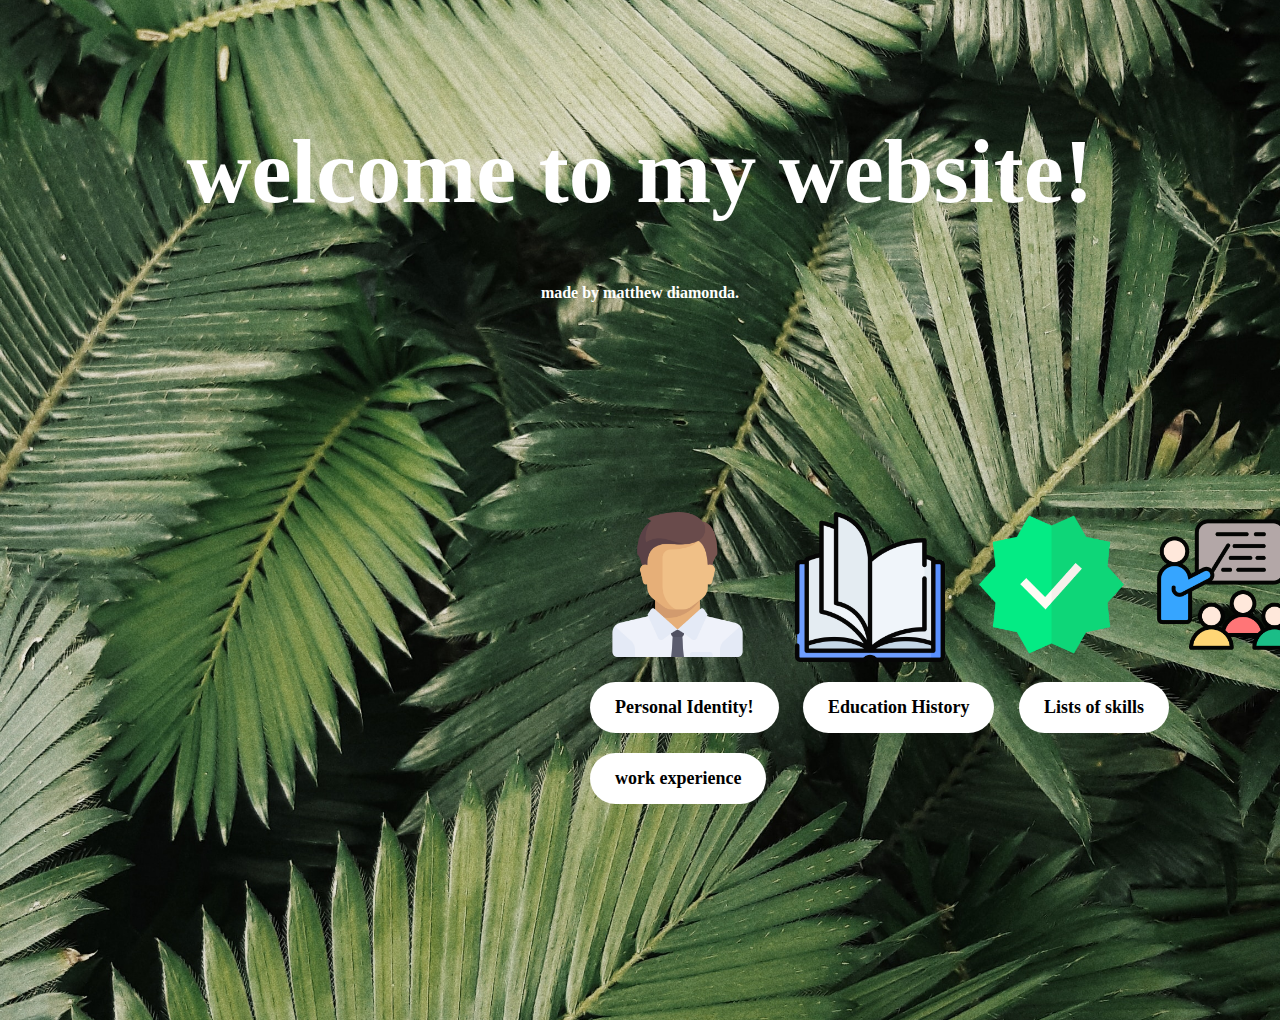
<file: index.html>
<!DOCTYPE html>
<html>
<head>
	<meta charset="utf-8">
	<meta name="viewport" content="width=device-width, initial-scale=1">
	<link rel="stylesheet" type="text/css" href="styling.css">
	<title>CV Landing Page!</title>
</head>
<body>
	
	<div class="background">
		<div class="title">
			<h1> welcome to my website! </h1>
		</div>
		<div class="sub-title">
			<h4> made by matthew diamonda.</h4>
		</div> 
	<div class="container-IB">
		<div class="icons-interface">
			<img class="boss-icon" src="boss.png" alt="icon">
			<img class="book-icon" src="open-book.png" alt="book">
			<img class="check-icon" src="check.png" alt="check">
			<img class="work-icon" src="training.png" alt="work training">
		</div>

		<div class="container-buttons">
			<a href="IDWEB.html" class="id-button" target="_blank">Personal Identity!</a>
			  <a href="EDUWEB.html" class="edu-button" target="_blank">Education History</a>
			  <a href="SKILLWEB.html"  class="skill-button" target="_blank">Lists of skills</a>
			  <a href="WORKEXPWEB.html"  class="workexp-button" target="_blank">work experience</a>

	</div>
	 	</div>
	 </div>
	
</body>
</html>
</file>
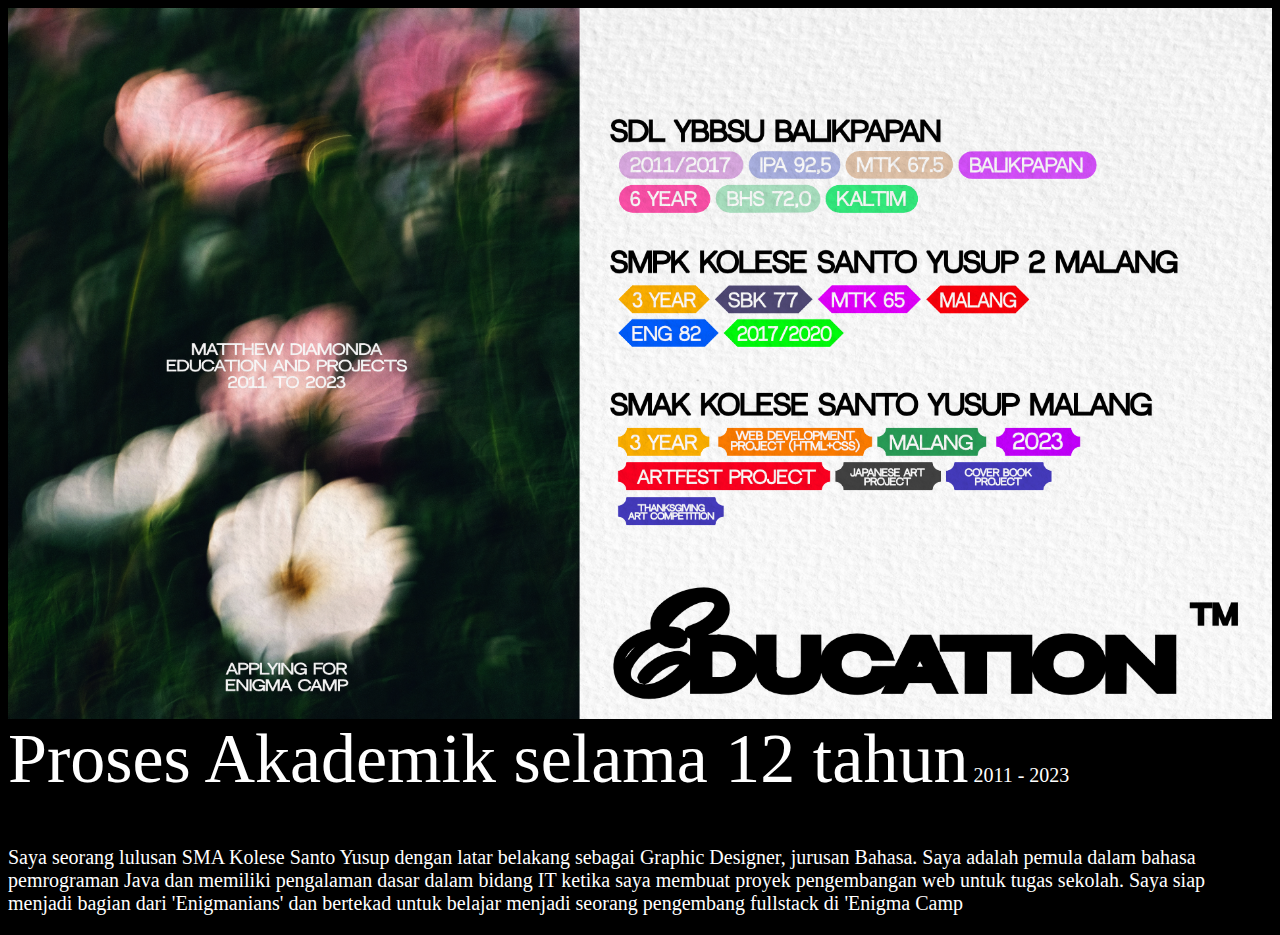
<file: EDUWEB.html>
<!DOCTYPE html>
<html>
<head>
	<meta charset="utf-8">
	<meta name="viewport" content="width=device-width, initial-scale=1">
	<title>Education History</title>
	<link rel="stylesheet" type="text/css" href="EDUWEBS.css">
</head>
<body>
	<img class="EDU-pic" src="education.png" alt="education">
	<h1 class="title"> Proses Akademik selama 12 tahun<h8 class="pre-subtitle"> 2011 - 2023 </h8></h1> 

	<p class="F-description">Saya seorang lulusan SMA Kolese Santo Yusup dengan latar belakang sebagai Graphic Designer, jurusan Bahasa.
	Saya adalah pemula dalam bahasa pemrograman Java dan memiliki pengalaman dasar dalam bidang IT ketika saya membuat proyek pengembangan web untuk tugas sekolah. 
Saya siap menjadi bagian dari 'Enigmanians' dan bertekad untuk belajar menjadi seorang pengembang fullstack di 'Enigma Camp</p>
</body>
</html>
</file>
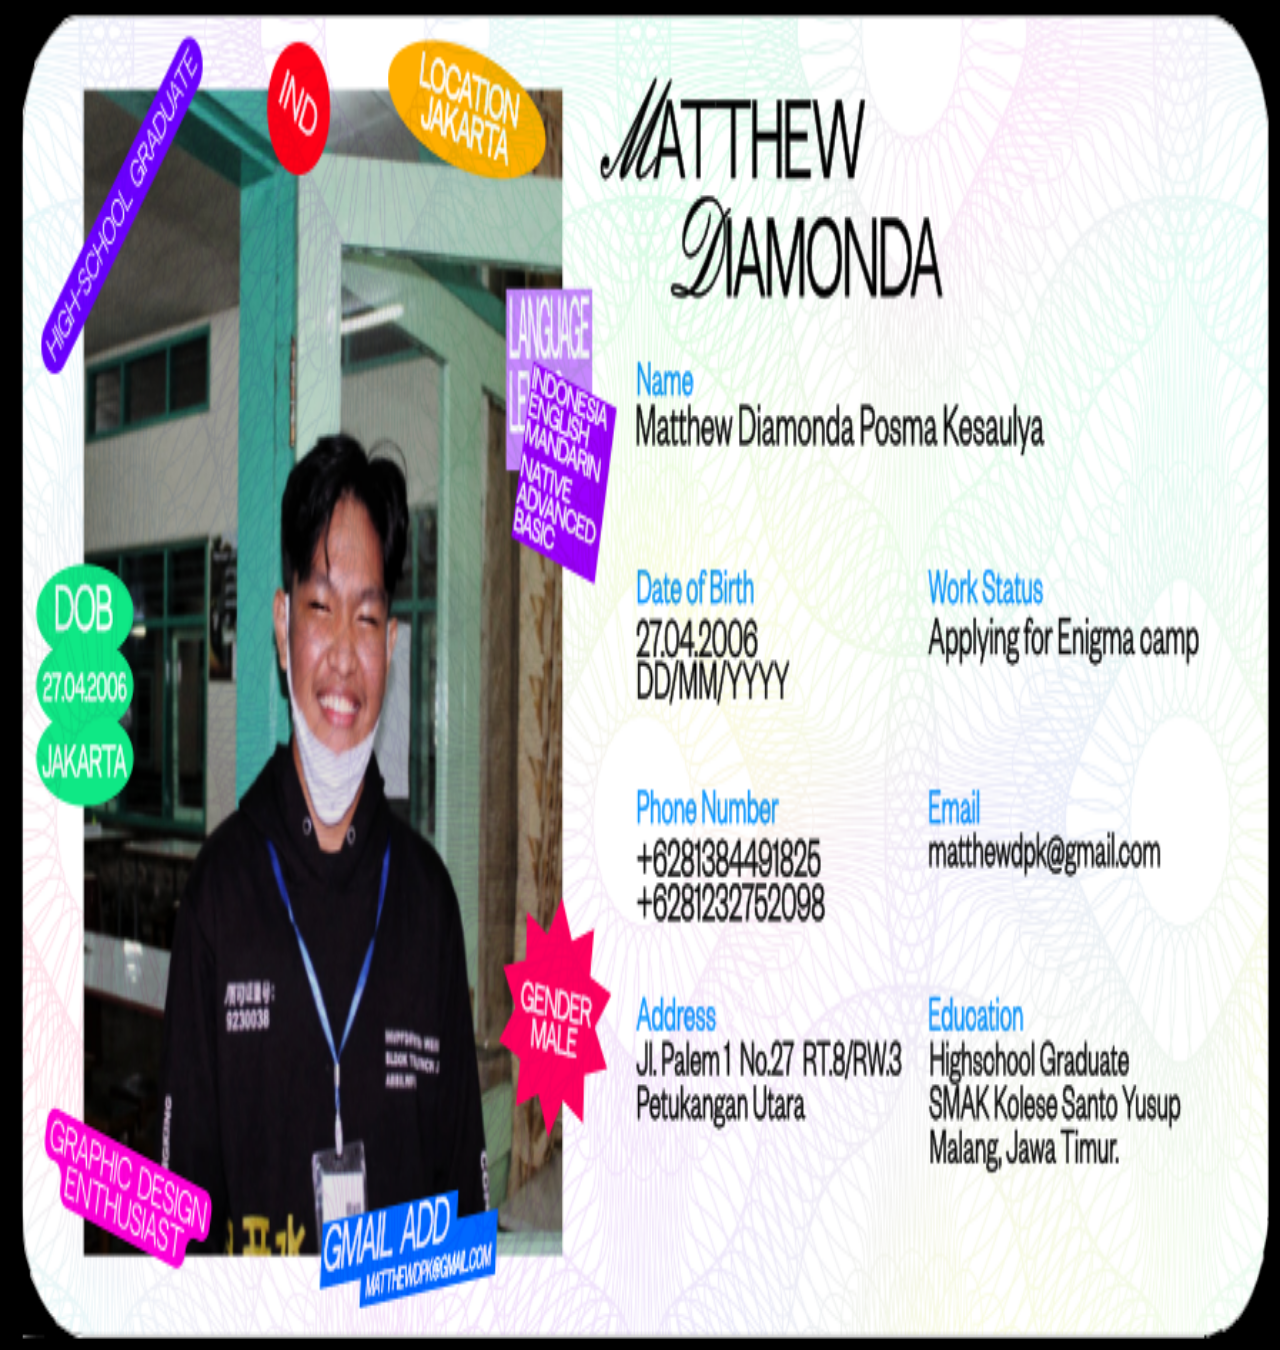
<file: IDWEB.html>
<!DOCTYPE html>
<html>
<head>
	<meta charset="utf-8">
	<meta name="viewport" content="width=device-width, initial-scale=1">
	<title>Personal ID</title>
	<link rel="stylesheet" type="text/css" href="IDWEBS.css">
</head>
<body>
	<img class="IDP" src="ID.png" alt="Matthew Diamonda Personal Identification">
</body>
</html>
</file>
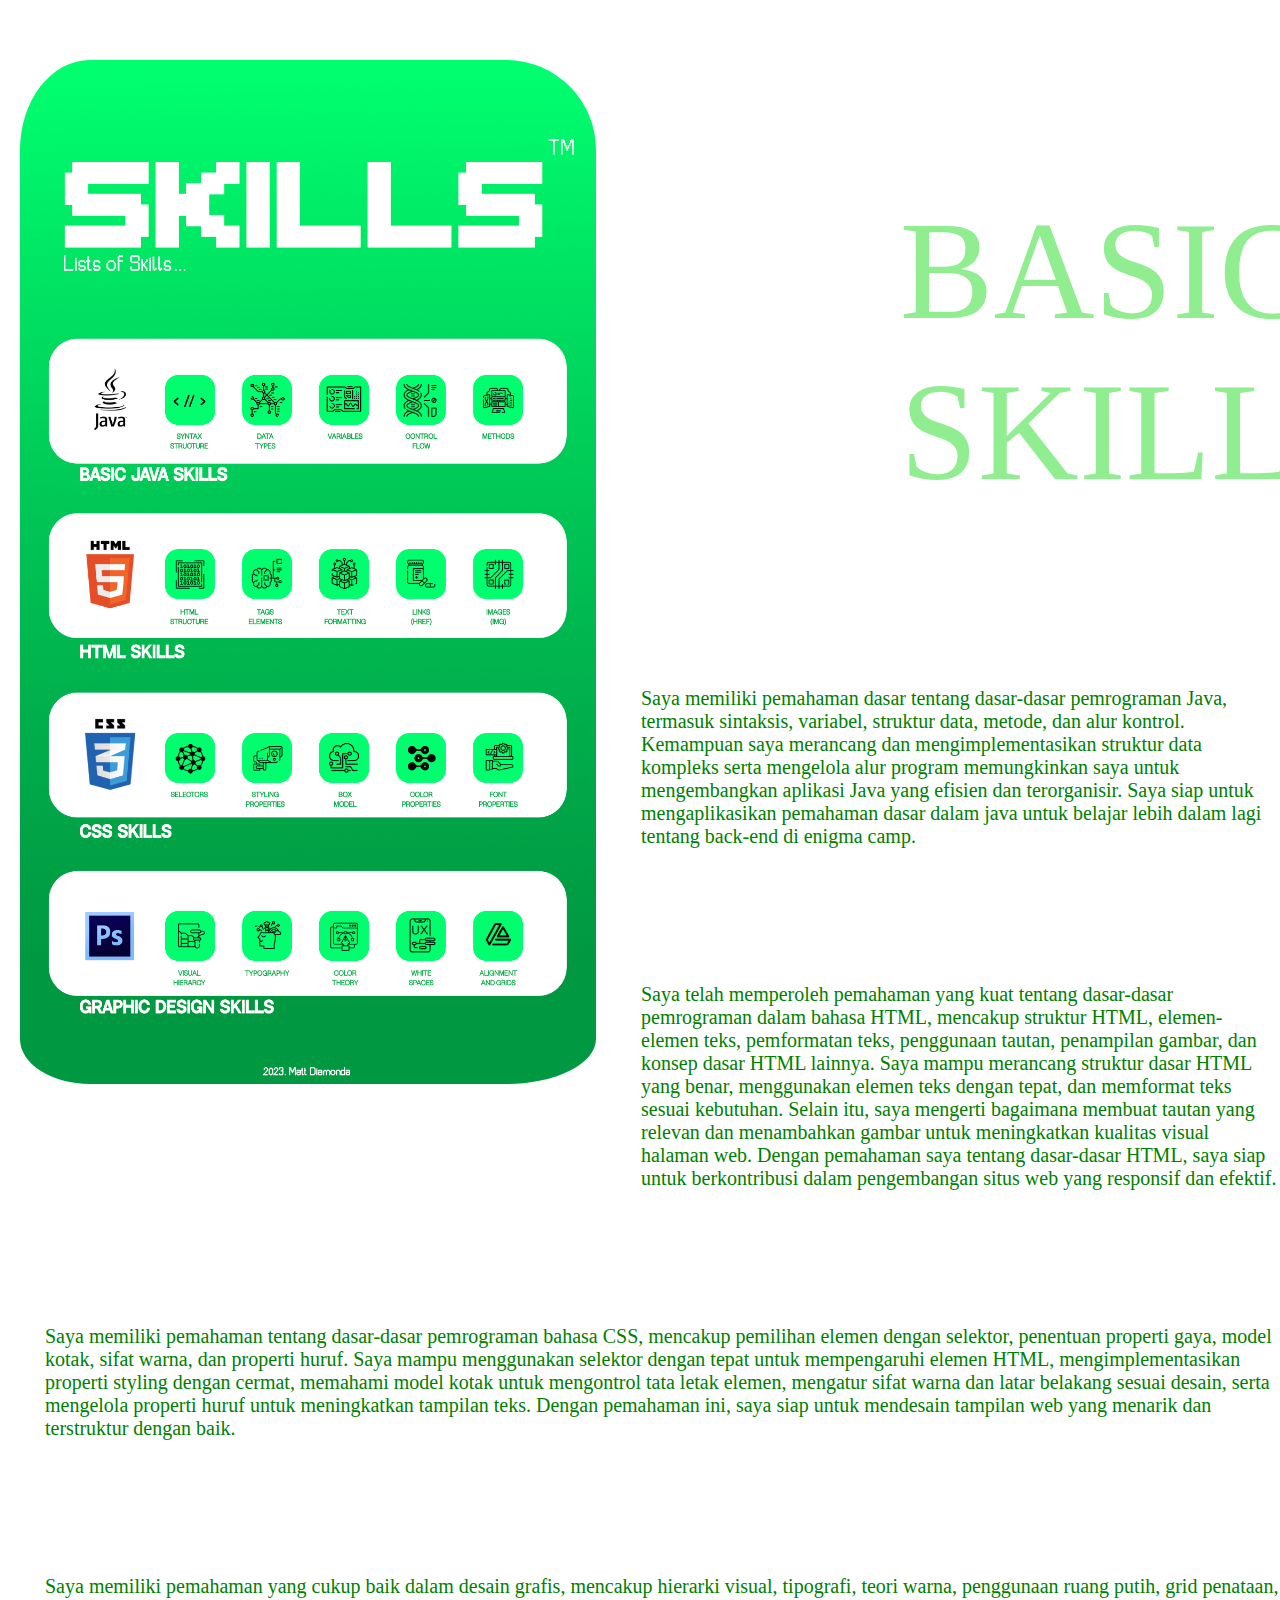
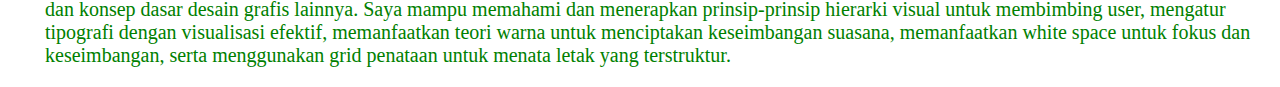
<file: SKILLWEB.html>
<!DOCTYPE html>
<html>
<head>
	<meta charset="utf-8">
	<meta name="viewport" content="width=device-width, initial-scale=1">
	<title>Lists of Skills</title>
	<link rel="stylesheet" type="text/css" href="SKILLWEBS.css">
</head>
<body>
	<div class="page">
			<img class="Skill-pic"src="Skills.png" alt="Lists of skills">
				<div class="Textbox">
					<H1 class="Main-title"> BASIC SKILLS </H1>
				<div  class="java-description">
			<p>	Saya memiliki pemahaman dasar tentang dasar-dasar pemrograman Java, termasuk sintaksis, variabel, struktur data, metode, dan alur kontrol. Kemampuan saya merancang dan mengimplementasikan struktur data kompleks serta mengelola alur program memungkinkan saya untuk mengembangkan aplikasi Java yang efisien dan terorganisir. Saya siap untuk mengaplikasikan pemahaman dasar dalam java untuk belajar lebih dalam lagi tentang back-end di enigma camp.</p>
				</div>
				<div class="html-description">
			<p> Saya telah memperoleh pemahaman yang kuat tentang dasar-dasar pemrograman dalam bahasa HTML, mencakup struktur HTML, elemen-elemen teks, pemformatan teks, penggunaan tautan, penampilan gambar, dan konsep dasar HTML lainnya. Saya mampu merancang struktur dasar HTML yang benar, menggunakan elemen teks dengan tepat, dan memformat teks sesuai kebutuhan. Selain itu, saya mengerti bagaimana membuat tautan yang relevan dan menambahkan gambar untuk meningkatkan kualitas visual halaman web. Dengan pemahaman saya tentang dasar-dasar HTML, saya siap untuk berkontribusi dalam pengembangan situs web yang responsif dan efektif.</p>
				</div>
				<div class="css-description">
			<p> Saya memiliki pemahaman tentang dasar-dasar pemrograman bahasa CSS, mencakup pemilihan elemen dengan selektor, penentuan properti gaya, model kotak, sifat warna, dan properti huruf. Saya mampu menggunakan selektor dengan tepat untuk mempengaruhi elemen HTML, mengimplementasikan properti styling dengan cermat, memahami model kotak untuk mengontrol tata letak elemen, mengatur sifat warna dan latar belakang sesuai desain, serta mengelola properti huruf untuk meningkatkan tampilan teks. Dengan pemahaman ini, saya siap untuk mendesain tampilan web yang menarik dan terstruktur dengan baik.</p>
				</div>
				<div class="GD-description">
			<p> Saya memiliki pemahaman yang cukup baik dalam desain grafis, mencakup hierarki visual, tipografi, teori warna, penggunaan ruang putih, grid penataan, dan konsep dasar desain grafis lainnya. Saya mampu memahami dan menerapkan prinsip-prinsip hierarki visual untuk membimbing user, mengatur tipografi dengan visualisasi efektif, memanfaatkan teori warna untuk menciptakan keseimbangan suasana, memanfaatkan white space untuk fokus dan keseimbangan, serta menggunakan grid penataan untuk menata letak yang terstruktur.</p>
				</div>
		</div>
	</div>
</body>
</html>
</file>
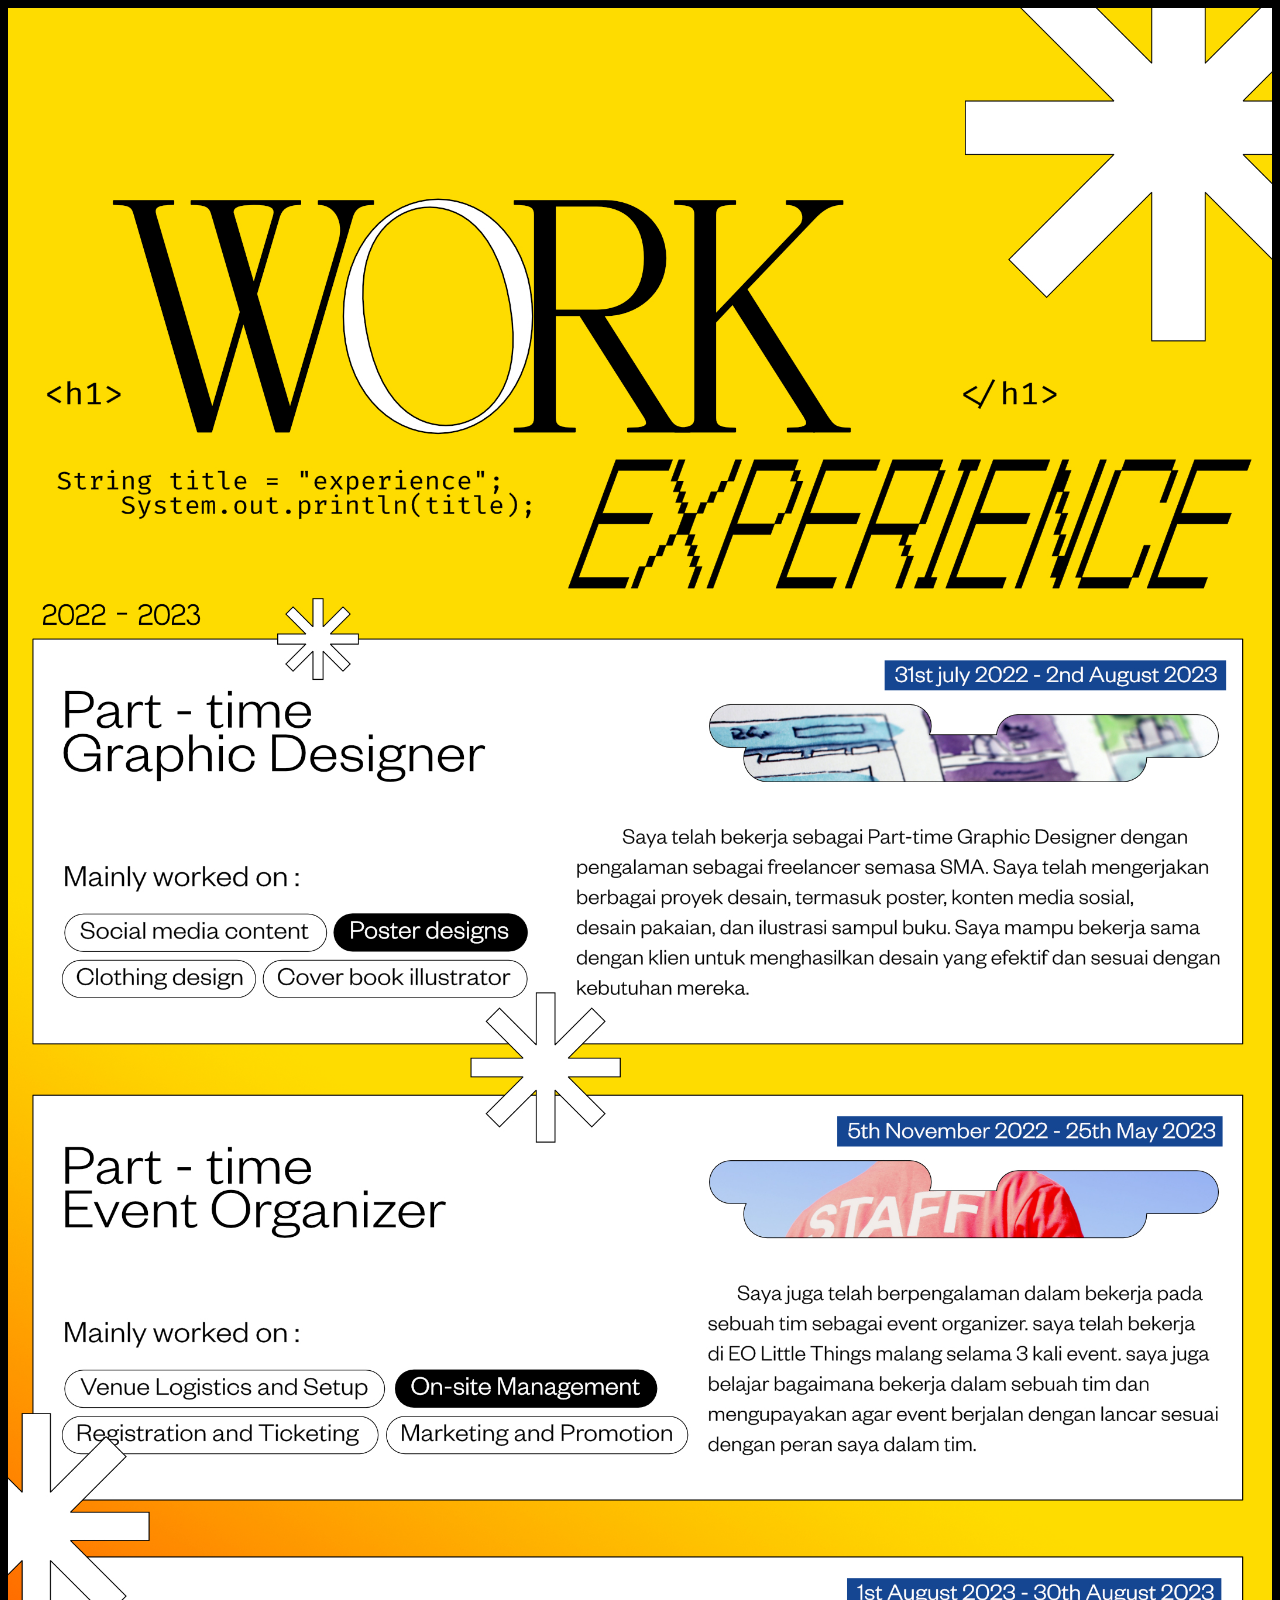
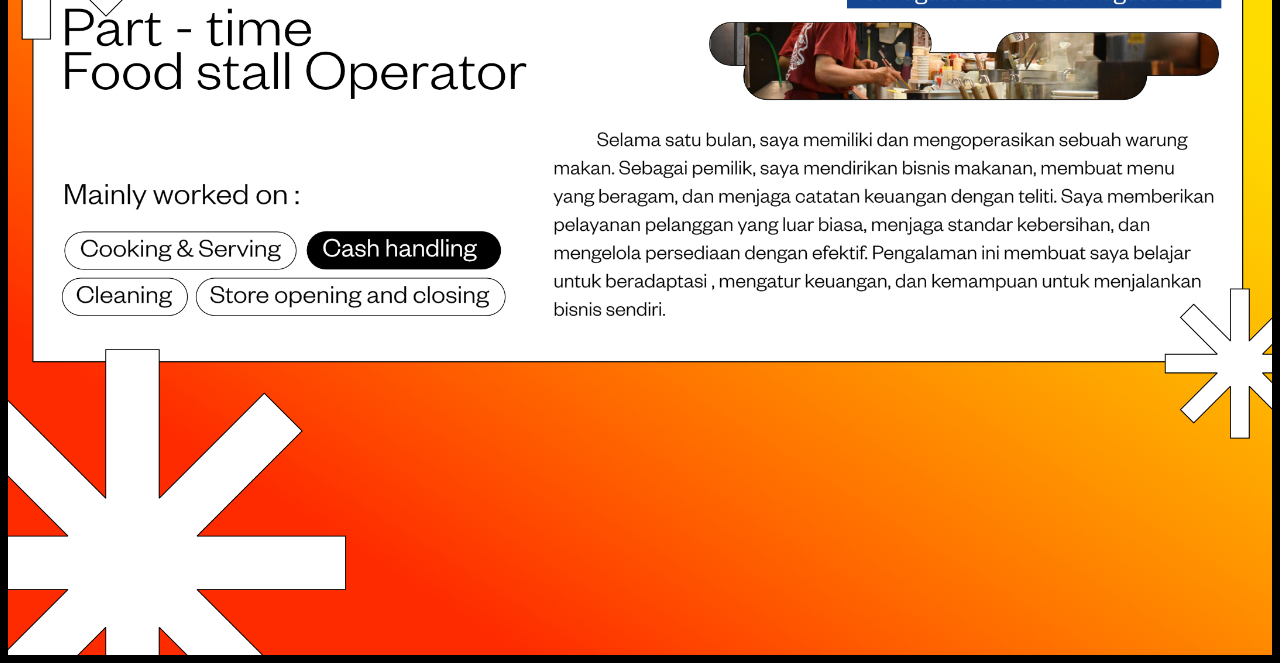
<file: WORKEXPWEB.html>
<!DOCTYPE html>
<html>
<head>
    <meta charset="utf-8">
    <meta name="viewport" content="width=device-width, initial-scale=1">
    <link rel="stylesheet" type="text/css" href="WORKEXPWEBS.css">
    <title>Full Background Image with Scrolling</title>
</head>
<body>
    <img class="Main-pic"src="WorkExpHD.jpg" alt="Work Exp">
</body>
</html>
</file>
<file: styling.css>
body {
	background-color: transparent;
	margin: 0px;
	padding: 0px;
	font-family: Arial, sans-serif;

}
.background {

    padding: 60px;
	margin: 0px ;
	background-image: url(leaves2.jpg);
	background-size: cover;
	background-position: center;
	position: relative;
	max-width: 100%;
	position: relative;
	height: 100vh;
}


.title {
	padding-top: 0px;
    padding-bottom: 0px;
	margin-top: 0px;
    margin-bottom: 0px;
	font-family: founders grotesk;
	text-align: center ;
	font-weight: bolder; 100;
	color: white;
    font-size: 45px;


}            
.sub-title {
    padding-top: 0px;

	margin-top: 0px ;
	margin-bottom: 0px;
	font-family: founders grotesk;
	text-align: center ;

	font-weight: bold 100;
	color: white;
}
.icons-interface {
	
	margin-left: 520px;
	margin-top: 200px ;
    margin-bottom: 5px;
    display: block;
	max-width: 10%;
	display: flex;
	width: 100px;
	height: 165px;
	
    justify-content: left;


}
.container-buttons{

    margin-left: 520px;
    margin-top: 200px ;
	margin-bottom: 5px;
    margin-top: 5px;
}
.id-button {
	margin:10px;
	display: inline-block;
	padding: 15px 25px;
	background-color: white;
	color: #000;
	text-align: center;
	text-decoration: inherit;
	border: white;
	border-radius: 50px;
	cursor: pointer;
	font-family: founders grotesk;
	font-weight: bolder;
	font-size: 18px;
}    
.edu-button{
	margin:10px;
	display: inline-block;
	padding: 15px 25px;
	background-color: white;
	color: #000;
	text-align: center;
	text-decoration: inherit;
	border: white;
	border-radius: 50px;
	cursor: pointer;
	font-family: founders grotesk;
	font-weight: bolder;
	font-size: 18px;
}
.skill-button {
	margin:10px;
	display: inline-block;
	padding: 15px 25px;
	background-color: white;
	color: #000;
	text-align: center;
	text-decoration: inherit;
	border: white;
	border-radius: 50px;
	cursor: pointer;
	font-family: founders grotesk;
	font-weight: bolder;
	font-size: 18px;
}
.workexp-button {
	margin:10px;
	display: inline-block;
	padding: 15px 25px;
	background-color: white;
	color: #000;
	text-align: center;
	text-decoration: inherit;
	border: white;
	border-radius: 50px;
	cursor: pointer;
	font-family: founders grotesk;
	font-weight: bolder;
	font-size: 18px;
}
.container {
	display: flex;
	justify-content: center;
	margin-top: 200px ;
}
.boss-icon {
	margin:10px;
	margin-right:35px;
	margin-left: 25px;
}
.book-icon {
	margin:10px;
	margin-right:35px;
	height: 150px;
	margin-left: 10px;
}
.check-icon {
	margin:10px;
	margin-right:35px;
	margin-left: -1px;
}
.work-icon {
	margin:10px;
	margin-right:35px;
	margin-left: -5px;
}
</file>
<file: EDUWEBS.css>
body {
	background-color: black;
}
.title {
	margin-top: 0px;
	font-family: neutral face;
	font-size: 70px;
	color: white;
	font-weight: lighter;
}
.EDU-pic {
	 
	display: block;
	margin: 0px;
	width: auto ;
	max-width: 100%;
	height: auto ;
}                 
.pre-subtitle {
	font-weight: lighter;
	color: white;
	font-family: neutral face;
	margin-top: 0px;
	font-size: 20px;
}
.F-description {
	font-family: founders grotesk;
	color: white;
	font-size: 20px;
	font-weight: normal 200px;
	margin-top: auto;
}
</file>
<file: IDWEBS.css>
body {
	background-color: black;
	padding: 0px ;
	margin:0px;
}

.IDP {
	margin-top: 0px auto;
	margin-bottom: 5px auto ;
	padding: 0px auto;
	display: block;
	
	max-width: 100%;
	height: 1350px;
	width: 5000px ;
}
</file>
<file: SKILLWEBS.css>
Body {
	background-color: white;
	margin:0px;
	padding: 0px;
	font-family: Arial, sans-serif;

}


.Skill-pic {

	
	max-width:45%;
	margin-top: 0px ;
	padding-top: 0px;
	border-radius: 90px;
	padding-left: 20px;
	padding-bottom: 45px;

	float: left; 
	max-height: 100% ;
	
} 
.Textbox {
	margin-top: 60px;
	padding-top: 180px;
	color: green;
}    
.Main-title {

	display: block;
	margin-bottom: 30-px;
	margin-top: -50px;
	padding-bottom: 60px ;
	margin-left: 900px;
	font-family: neutral face;
	font-weight: lighter;
	font-size: 140px;
	color: lightgreen;

}
.java-description {
	font-family: founders grotesk;
	font-size: 20px;

	margin-top: 95px;
	font-weight: normal 300;
	margine-left: 2000px;
	padding-left: 45px;
	display: block;
	display: flex;
}
.html-description {

	font-family: founders grotesk;
	font-size: 20px;

	margin-top: 95px;
	font-weight: normal 300;
	margine-left: 2000px;
	padding-left: 45px;
	display: block;
	display: flex;
}
.css-description {

	font-family: founders grotesk;
	font-size: 20px;

	margin-top: 95px;
	font-weight: normal 300;
	margine-left: 2000px;
	padding-left: 45px;
	display: block;
	display: flex;
}
.GD-description {

	font-family: founders grotesk;
	font-size: 20px;

	margin-top: 95px;
	font-weight: normal 300;
	margine-left: 2000px;
	padding-left: 45px;
	display: block;
	display: flex;
}
</file>
<file: WORKEXPWEBS.css>
body {
    background-color: black;
}


.Main-pic {
    padding: 0px;
    margin: 0px;
    display: flex;
    justify-content: center;
    align-items: center;
    height: 100vh;
    width: 100%;
    height: 100%;
}
</file>
